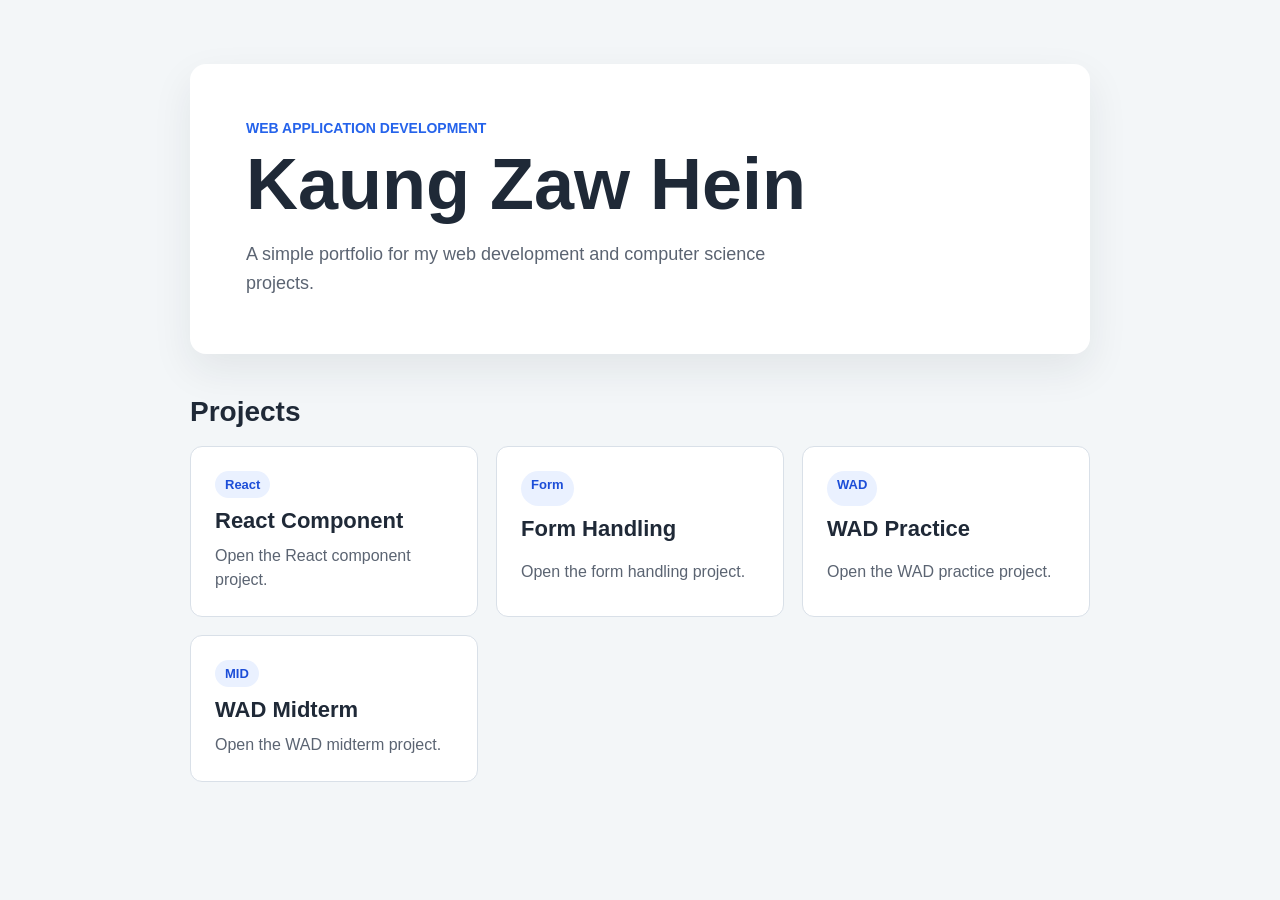
<file: index.html>
<!doctype html>
<html lang="en">
  <head>
    <meta charset="UTF-8" />
    <meta name="viewport" content="width=device-width, initial-scale=1.0" />
    <title>Kaung Zaw Hein | Portfolio</title>
    <link rel="stylesheet" href="styles.css" />
  </head>
  <body>
    <main class="page">
      <header class="hero">
        <p class="eyebrow">Web Application Development</p>
        <h1>Kaung Zaw Hein</h1>
        <p class="intro">
          A simple portfolio for my web development and computer science
          projects.
        </p>
      </header>

      <section class="projects" aria-labelledby="projects-title">
        <h2 id="projects-title">Projects</h2>

        <div class="project-list">
          <a class="project-card" href="React_Component/">
            <span class="project-label">React</span>
            <strong>React Component</strong>
            <span>Open the React component project.</span>
          </a>

          <a class="project-card" href="Form_Hundling/">
            <span class="project-label">Form</span>
            <strong>Form Handling</strong>
            <span>Open the form handling project.</span>
          </a>

          <a class="project-card" href="midterm-item-manager-app/">
            <span class="project-label">WAD</span>
            <strong>WAD Practice</strong>
            <span>Open the WAD practice project.</span>
          </a>

          <a class="project-card" href="midterm-pos-app/">
            <span class="project-label">MID</span>
            <strong>WAD Midterm</strong>
            <span>Open the WAD midterm project.</span>
          </a>
        </div>
      </section>
    </main>
  </body>
</html>
</file>
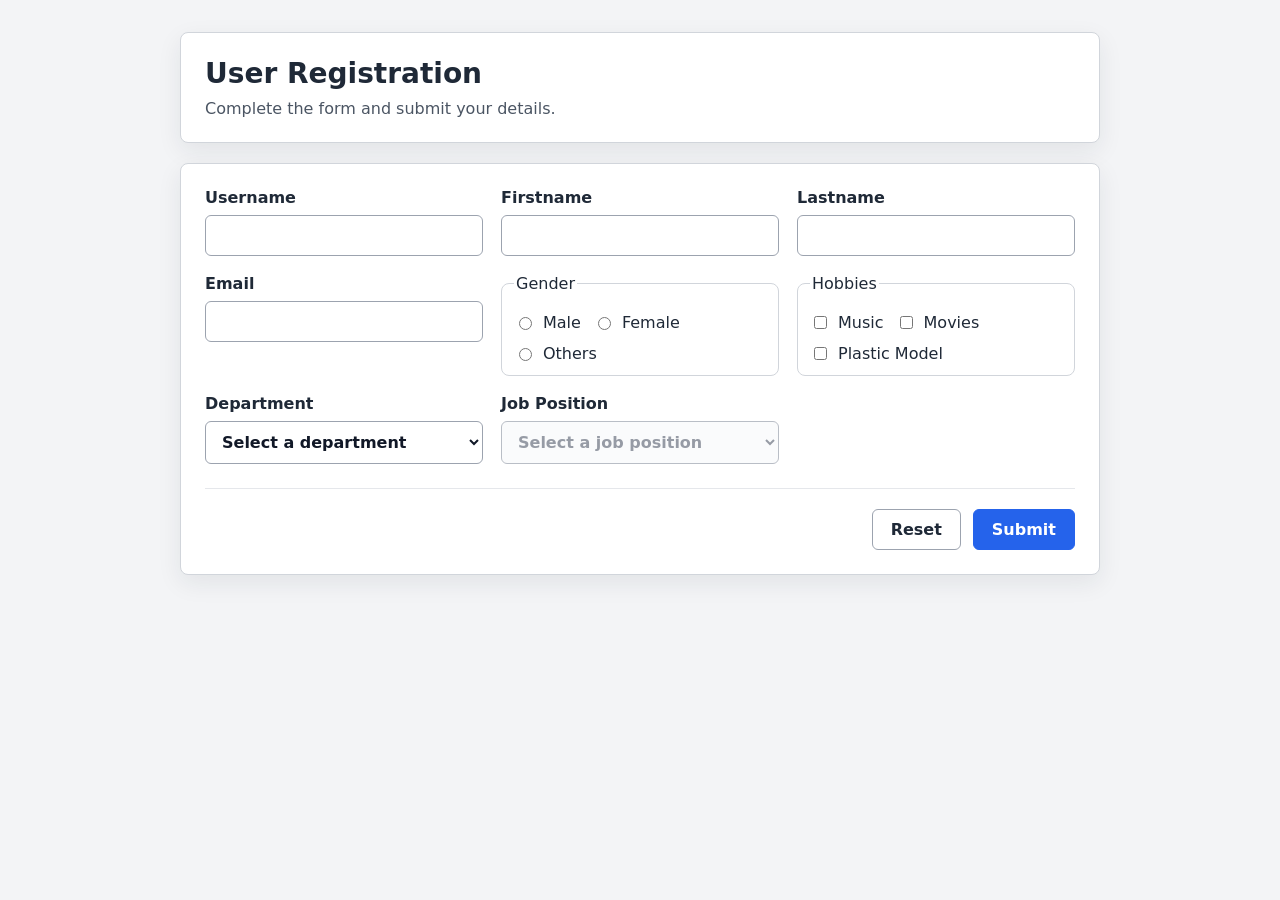
<file: Form_Hundling/index.html>
<!doctype html>
<html lang="en">
  <head>
    <meta charset="UTF-8" />
    <meta name="viewport" content="width=device-width, initial-scale=1.0" />
    <title>User Registration</title>
    <script type="module" crossorigin src="./assets/index-BADRV42D.js"></script>
    <link rel="stylesheet" crossorigin href="./assets/index-CvxfLLUR.css">
  </head>
  <body>
    <div id="root"></div>
  </body>
</html>
</file>
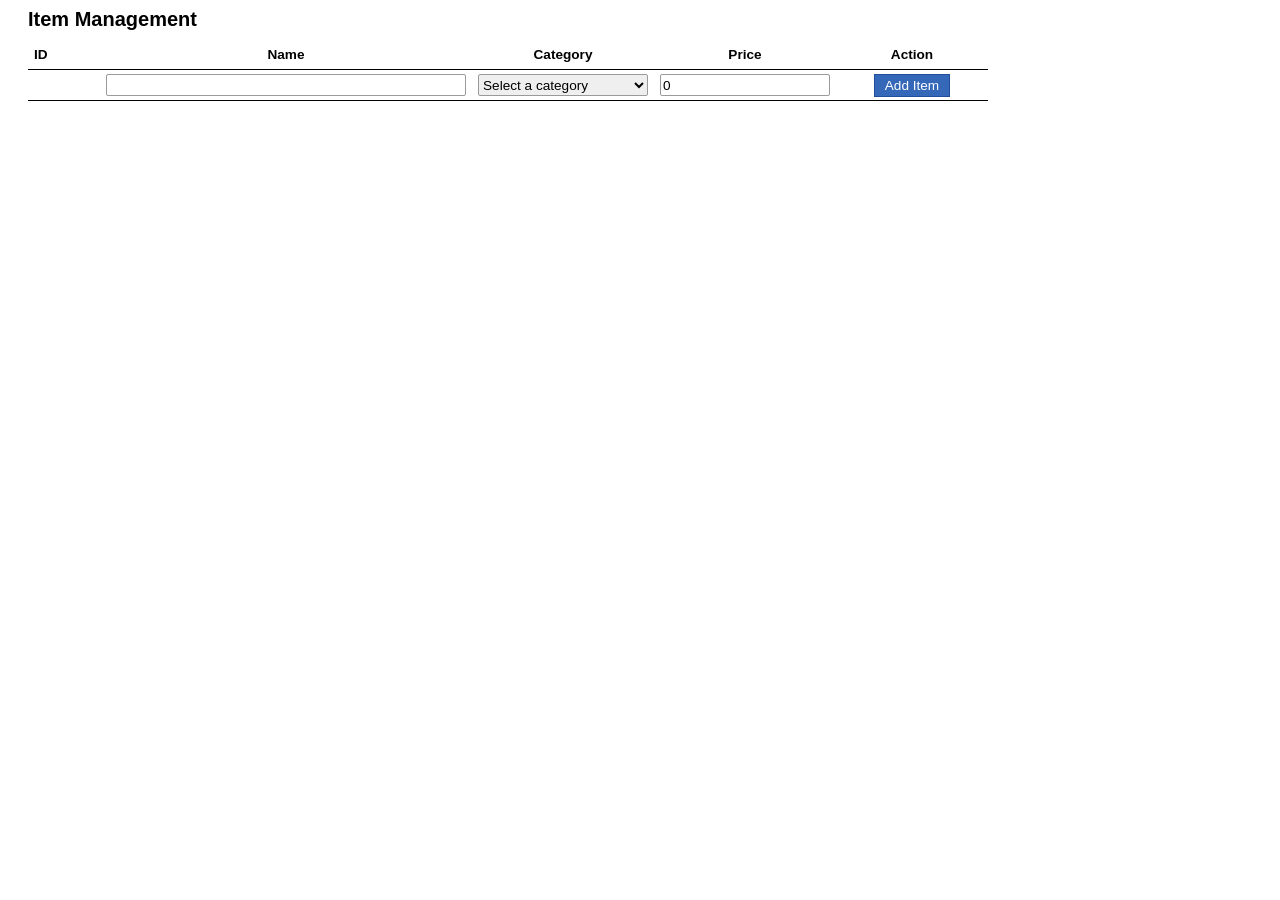
<file: midterm-item-manager-app/index.html>
<!doctype html>
<html lang="en">
  <head>
    <meta charset="UTF-8" />
    <link rel="icon" type="image/svg+xml" href="/midterm-item-manager-app/vite.svg" />
    <meta name="viewport" content="width=device-width, initial-scale=1.0" />
    <title>midterm-item-manager-app</title>
    <script type="module" crossorigin src="/midterm-item-manager-app/assets/index-C9xabxeG.js"></script>
    <link rel="stylesheet" crossorigin href="/midterm-item-manager-app/assets/index-Bnn_fY_p.css">
  </head>
  <body>
    <div id="root"></div>
  </body>
</html>
</file>
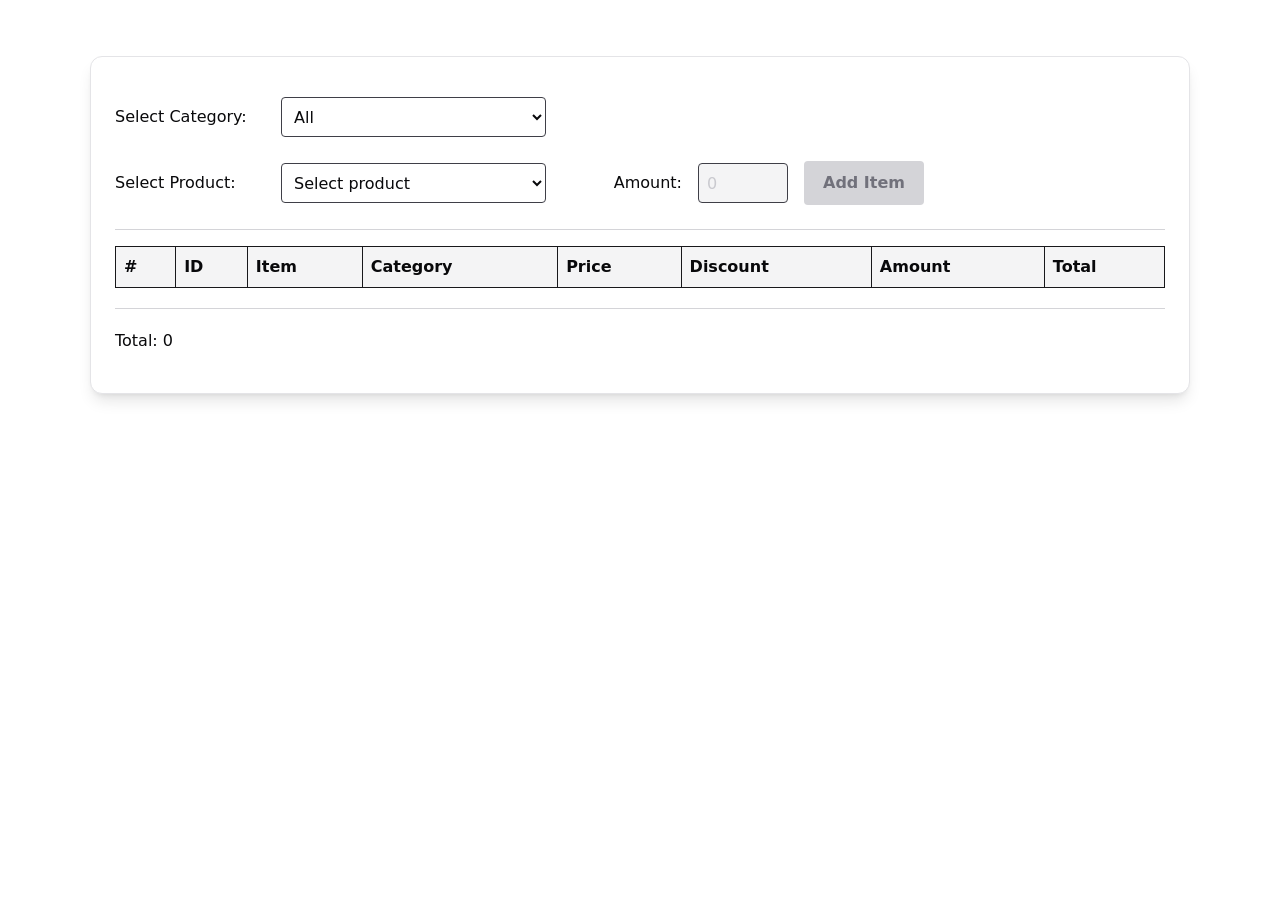
<file: midterm-pos-app/index.html>
<!doctype html>
<html lang="en">
  <head>
    <meta charset="UTF-8" />
    <link rel="icon" type="image/svg+xml" href="/midterm-pos-app/favicon.svg" />
    <meta name="viewport" content="width=device-width, initial-scale=1.0" />
    <title>exam-react</title>
    <script type="module" crossorigin src="/midterm-pos-app/assets/index-BzCQKGPC.js"></script>
    <link rel="stylesheet" crossorigin href="/midterm-pos-app/assets/index-CBNfLazs.css">
  </head>
  <body>
    <div id="root"></div>
  </body>
</html>
</file>
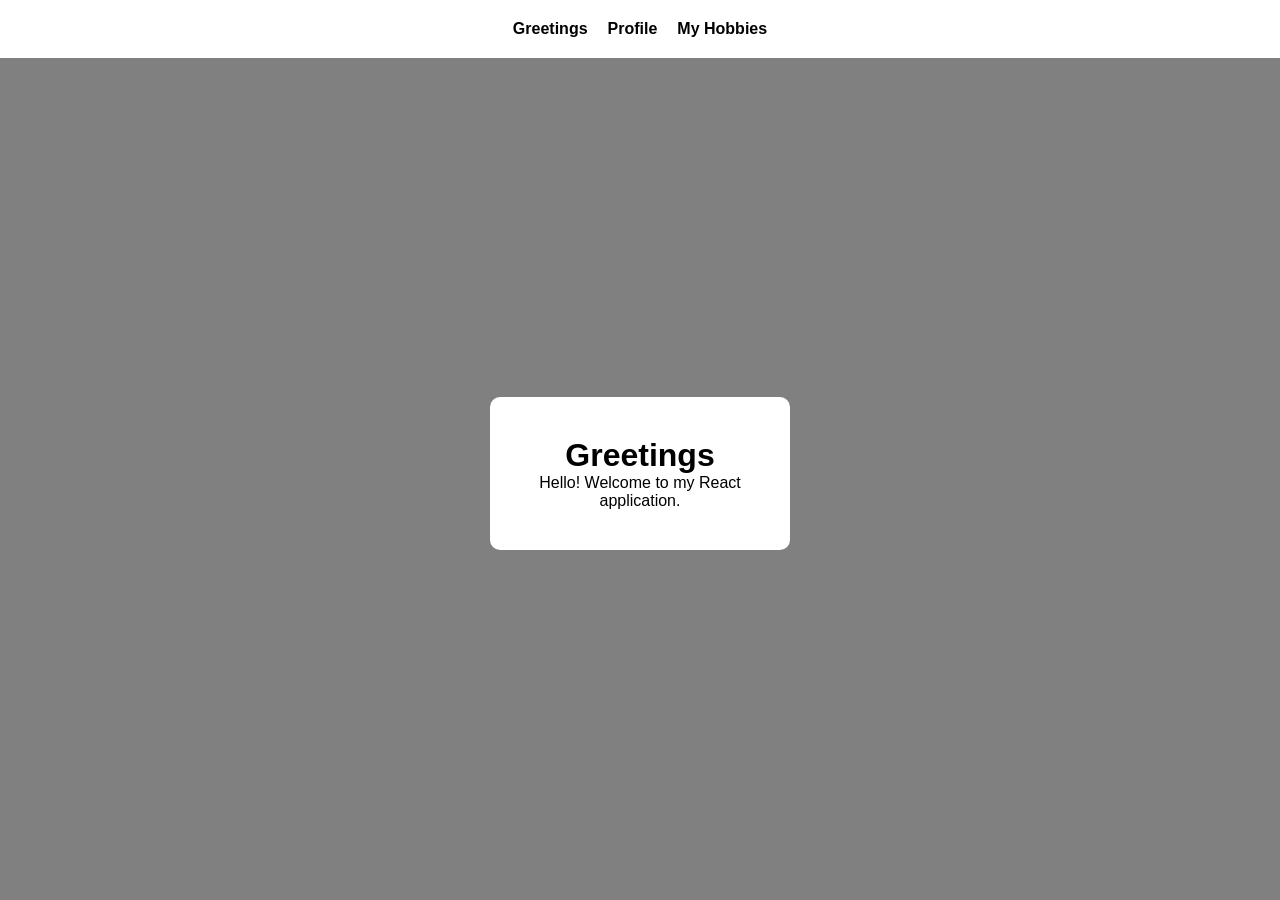
<file: React_Component/index.html>
<!doctype html>
<html lang="en">
  <head>
    <meta charset="UTF-8" />
    <link rel="icon" type="image/svg+xml" href="favicon.svg" />
    <meta name="viewport" content="width=device-width, initial-scale=1.0" />
    <title>react-component</title>
    <script type="module" crossorigin src="assets/index-BQao_R22.js"></script>
    <link rel="stylesheet" crossorigin href="assets/index-mZ34Elv3.css">
  </head>
  <body>
    <div id="root"></div>
  </body>
</html>
</file>
<file: styles.css>
* {
  box-sizing: border-box;
}

body {
  margin: 0;
  min-height: 100vh;
  font-family: Arial, Helvetica, sans-serif;
  color: #1f2937;
  background: #f3f6f8;
}

.page {
  width: min(900px, calc(100% - 32px));
  margin: 0 auto;
  padding: 64px 0;
}

.hero {
  padding: 56px;
  border-radius: 16px;
  background: #ffffff;
  box-shadow: 0 16px 40px rgba(31, 41, 55, 0.08);
}

.eyebrow {
  margin: 0 0 12px;
  color: #2563eb;
  font-size: 14px;
  font-weight: 700;
  text-transform: uppercase;
}

h1 {
  margin: 0;
  font-size: clamp(42px, 8vw, 72px);
  line-height: 1;
}

.intro {
  max-width: 560px;
  margin: 20px 0 0;
  color: #5b6472;
  font-size: 18px;
  line-height: 1.6;
}

.projects {
  margin-top: 42px;
}

h2 {
  margin: 0 0 18px;
  font-size: 28px;
}

.project-list {
  display: grid;
  grid-template-columns: repeat(auto-fit, minmax(240px, 1fr));
  gap: 18px;
}

.project-card {
  display: grid;
  gap: 10px;
  padding: 24px;
  border: 1px solid #d9e0e8;
  border-radius: 12px;
  color: inherit;
  background: #ffffff;
  text-decoration: none;
  transition:
    transform 0.2s ease,
    box-shadow 0.2s ease,
    border-color 0.2s ease;
}

.project-card:hover,
.project-card:focus-visible {
  border-color: #2563eb;
  box-shadow: 0 14px 32px rgba(37, 99, 235, 0.14);
  outline: none;
  transform: translateY(-4px);
}

.project-label {
  width: fit-content;
  padding: 6px 10px;
  border-radius: 999px;
  color: #1d4ed8;
  background: #eaf1ff;
  font-size: 13px;
  font-weight: 700;
}

.project-card strong {
  font-size: 22px;
}

.project-card span:last-child {
  color: #5b6472;
  line-height: 1.5;
}

@media (max-width: 640px) {
  .page {
    width: min(100% - 24px, 900px);
    padding: 28px 0;
  }

  .hero {
    padding: 32px 24px;
  }

  .intro {
    font-size: 16px;
  }
}
</file>
<file: Form_Hundling/assets/index-CvxfLLUR.css>
*{box-sizing:border-box}body{color:#1f2937;background:#f3f4f6;margin:0;font-family:Inter,ui-sans-serif,system-ui,-apple-system,BlinkMacSystemFont,Segoe UI,sans-serif}button,input,select{font:inherit}.registration-page{width:min(920px,100% - 32px);margin:32px auto}.panel{background:#fff;border:1px solid #d1d5db;border-radius:8px;padding:24px;box-shadow:0 8px 24px #1f293714}.panel+.panel,.form-panel{margin-top:20px}.page-title{margin:0 0 8px;font-size:28px;line-height:1.2}.page-subtitle{color:#4b5563;margin:0}.form-grid{grid-template-columns:repeat(auto-fit,minmax(240px,1fr));gap:18px;display:grid}.form-field{flex-direction:column;gap:8px;font-weight:600;display:flex}.form-field input,.form-field select{color:#111827;background:#fff;border:1px solid #9ca3af;border-radius:6px;width:100%;padding:10px 12px}.form-field select:disabled{color:#6b7280;background:#f9fafb}.option-group{border:1px solid #d1d5db;border-radius:8px;margin:0;padding:12px}.option-list{flex-wrap:wrap;gap:12px;margin-top:8px;display:flex}.option{align-items:center;gap:8px;font-weight:500;display:inline-flex}.error{color:#b91c1c;margin:10px 0 0;font-size:14px;font-weight:600}.form-actions{border-top:1px solid #e5e7eb;flex-wrap:wrap;justify-content:flex-end;gap:12px;margin-top:24px;padding-top:20px;display:flex}.button{cursor:pointer;border-radius:6px;padding:10px 18px;font-weight:700}.button-primary{color:#fff;background:#2563eb;border:1px solid #2563eb}.button-secondary{color:#1f2937;background:#fff;border:1px solid #9ca3af}.section-title{margin:0 0 16px;font-size:22px}.summary{grid-template-columns:minmax(120px,180px) 1fr;gap:10px 16px;margin:0;display:grid}.summary dt{font-weight:700}.summary dd{margin:0}@media (width<=560px){.registration-page{width:min(100% - 20px,920px);margin:16px auto}.panel{padding:18px}.form-actions{justify-content:stretch}.button{flex:1}.summary{grid-template-columns:1fr;gap:4px}}
</file>
<file: midterm-item-manager-app/assets/index-Bnn_fY_p.css>
body{font-family:Arial,Helvetica,sans-serif}:root{font-family:Arial,Helvetica,sans-serif;padding-left:20px}#data-area{margin-top:8px}.item-table{border-collapse:collapse;text-align:left;width:900px;table-layout:fixed;font-size:.85rem}.item-table th,.item-table td{border-bottom:1px solid black;padding:3px 6px;height:24px;vertical-align:middle}#h1{font-size:1.25rem;font-weight:600}#col-item-id{width:60px}#col-item-name{width:360px;text-align:center}#col-item-category,.category-cell,#col-item-price{width:170px;text-align:center}#col-item-action,.action-cell{width:140px;text-align:center}.category-icon{display:inline-block;width:18px;height:18px;object-fit:contain;vertical-align:middle}.delete-button{border:0;background:transparent;cursor:pointer;padding:2px;line-height:0}.delete-icon{width:18px;height:18px}.item-input,.category-select,.price-input{box-sizing:border-box;width:100%;height:22px;border:1px solid #9a9a9a;border-radius:2px;font:inherit}.add-button{border:1px solid #224f9a;background:#3568b8;color:#fff;cursor:pointer;font:inherit;padding:3px 10px}#error-message{min-height:18px;margin-top:8px;color:red;font-size:.8rem}
</file>
<file: React_Component/assets/index-mZ34Elv3.css>
*{box-sizing:border-box;margin:0;padding:0}body{background:gray;font-family:Arial,sans-serif}.navbar{background:#fff;justify-content:center;gap:20px;padding:20px;display:flex}.navbar a{color:#000;font-weight:700;text-decoration:none}.content-area{justify-content:center;align-items:center;height:calc(100vh - 70px);display:flex}.card{text-align:center;background:#fff;border-radius:10px;width:300px;padding:40px}
</file>
<file: midterm-pos-app/assets/index-CBNfLazs.css>
/*! tailwindcss v4.3.1 | MIT License | https://tailwindcss.com */
@layer properties{@supports (((-webkit-hyphens:none)) and (not (margin-trim:inline))) or ((-moz-orient:inline) and (not (color:rgb(from red r g b)))){*,:before,:after,::backdrop{--tw-rotate-x:initial;--tw-rotate-y:initial;--tw-rotate-z:initial;--tw-skew-x:initial;--tw-skew-y:initial;--tw-border-style:solid;--tw-font-weight:initial;--tw-shadow:0 0 #0000;--tw-shadow-color:initial;--tw-shadow-alpha:100%;--tw-inset-shadow:0 0 #0000;--tw-inset-shadow-color:initial;--tw-inset-shadow-alpha:100%;--tw-ring-color:initial;--tw-ring-shadow:0 0 #0000;--tw-inset-ring-color:initial;--tw-inset-ring-shadow:0 0 #0000;--tw-ring-inset:initial;--tw-ring-offset-width:0px;--tw-ring-offset-color:#fff;--tw-ring-offset-shadow:0 0 #0000;--tw-blur:initial;--tw-brightness:initial;--tw-contrast:initial;--tw-grayscale:initial;--tw-hue-rotate:initial;--tw-invert:initial;--tw-opacity:initial;--tw-saturate:initial;--tw-sepia:initial;--tw-drop-shadow:initial;--tw-drop-shadow-color:initial;--tw-drop-shadow-alpha:100%;--tw-drop-shadow-size:initial}}}@layer theme{:root,:host{--font-sans:ui-sans-serif, system-ui, sans-serif, "Apple Color Emoji", "Segoe UI Emoji", "Segoe UI Symbol", "Noto Color Emoji";--font-mono:ui-monospace, SFMono-Regular, Menlo, Monaco, Consolas, "Liberation Mono", "Courier New", monospace;--color-red-500:oklch(63.7% .237 25.331);--color-blue-500:oklch(62.3% .214 259.815);--color-blue-600:oklch(54.6% .245 262.881);--color-zinc-100:oklch(96.7% .001 286.375);--color-zinc-200:oklch(92% .004 286.32);--color-zinc-300:oklch(87.1% .006 286.286);--color-zinc-400:oklch(70.5% .015 286.067);--color-zinc-500:oklch(55.2% .016 285.938);--color-zinc-700:oklch(37% .013 285.805);--color-zinc-900:oklch(21% .006 285.885);--color-zinc-950:oklch(14.1% .005 285.823);--color-white:#fff;--spacing:.25rem;--text-base:1rem;--text-base--line-height:calc(1.5 / 1);--font-weight-medium:500;--font-weight-bold:700;--radius-xl:.75rem;--default-font-family:var(--font-sans);--default-mono-font-family:var(--font-mono)}}@layer base{*,:after,:before,::backdrop{box-sizing:border-box;border:0 solid;margin:0;padding:0}::file-selector-button{box-sizing:border-box;border:0 solid;margin:0;padding:0}html,:host{-webkit-text-size-adjust:100%;tab-size:4;line-height:1.5;font-family:var(--default-font-family,ui-sans-serif, system-ui, sans-serif, "Apple Color Emoji", "Segoe UI Emoji", "Segoe UI Symbol", "Noto Color Emoji");font-feature-settings:var(--default-font-feature-settings,normal);font-variation-settings:var(--default-font-variation-settings,normal);-webkit-tap-highlight-color:transparent}hr{height:0;color:inherit;border-top-width:1px}abbr:where([title]){-webkit-text-decoration:underline dotted;text-decoration:underline dotted}h1,h2,h3,h4,h5,h6{font-size:inherit;font-weight:inherit}a{color:inherit;-webkit-text-decoration:inherit;-webkit-text-decoration:inherit;-webkit-text-decoration:inherit;-webkit-text-decoration:inherit;text-decoration:inherit}b,strong{font-weight:bolder}code,kbd,samp,pre{font-family:var(--default-mono-font-family,ui-monospace, SFMono-Regular, Menlo, Monaco, Consolas, "Liberation Mono", "Courier New", monospace);font-feature-settings:var(--default-mono-font-feature-settings,normal);font-variation-settings:var(--default-mono-font-variation-settings,normal);font-size:1em}small{font-size:80%}sub,sup{vertical-align:baseline;font-size:75%;line-height:0;position:relative}sub{bottom:-.25em}sup{top:-.5em}table{text-indent:0;border-color:inherit;border-collapse:collapse}:-moz-focusring{outline:auto}progress{vertical-align:baseline}summary{display:list-item}ol,ul,menu{list-style:none}img,svg,video,canvas,audio,iframe,embed,object{vertical-align:middle;display:block}img,video{max-width:100%;height:auto}button,input,select,optgroup,textarea{font:inherit;font-feature-settings:inherit;font-variation-settings:inherit;letter-spacing:inherit;color:inherit;opacity:1;background-color:#0000;border-radius:0}::file-selector-button{font:inherit;font-feature-settings:inherit;font-variation-settings:inherit;letter-spacing:inherit;color:inherit;opacity:1;background-color:#0000;border-radius:0}:where(select:is([multiple],[size])) optgroup{font-weight:bolder}:where(select:is([multiple],[size])) optgroup option{padding-inline-start:20px}::file-selector-button{margin-inline-end:4px}::placeholder{opacity:1}@supports (not ((-webkit-appearance:-apple-pay-button))) or (contain-intrinsic-size:1px){::placeholder{color:currentColor}@supports (color:color-mix(in lab, red, red)){::placeholder{color:color-mix(in oklab, currentcolor 50%, transparent)}}}textarea{resize:vertical}::-webkit-search-decoration{-webkit-appearance:none}::-webkit-date-and-time-value{min-height:1lh;text-align:inherit}::-webkit-datetime-edit{display:inline-flex}::-webkit-datetime-edit-fields-wrapper{padding:0}::-webkit-datetime-edit{padding-block:0}::-webkit-datetime-edit-year-field{padding-block:0}::-webkit-datetime-edit-month-field{padding-block:0}::-webkit-datetime-edit-day-field{padding-block:0}::-webkit-datetime-edit-hour-field{padding-block:0}::-webkit-datetime-edit-minute-field{padding-block:0}::-webkit-datetime-edit-second-field{padding-block:0}::-webkit-datetime-edit-millisecond-field{padding-block:0}::-webkit-datetime-edit-meridiem-field{padding-block:0}::-webkit-calendar-picker-indicator{line-height:1}:-moz-ui-invalid{box-shadow:none}button,input:where([type=button],[type=reset],[type=submit]){appearance:button}::file-selector-button{appearance:button}::-webkit-inner-spin-button{height:auto}::-webkit-outer-spin-button{height:auto}[hidden]:where(:not([hidden=until-found])){display:none!important}}@layer components;@layer utilities{.mx-auto{margin-inline:auto}.mt-5{margin-top:calc(var(--spacing) * 5)}.mb-6{margin-bottom:calc(var(--spacing) * 6)}.grid{display:grid}.h-5{height:calc(var(--spacing) * 5)}.h-10{height:calc(var(--spacing) * 10)}.h-11{height:calc(var(--spacing) * 11)}.min-h-screen{min-height:100vh}.w-5{width:calc(var(--spacing) * 5)}.w-full{width:100%}.max-w-\[1100px\]{max-width:1100px}.min-w-\[900px\]{min-width:900px}.border-collapse{border-collapse:collapse}.transform{transform:var(--tw-rotate-x,) var(--tw-rotate-y,) var(--tw-rotate-z,) var(--tw-skew-x,) var(--tw-skew-y,)}.items-center{align-items:center}.gap-4{gap:calc(var(--spacing) * 4)}.gap-6{gap:calc(var(--spacing) * 6)}.overflow-x-auto{overflow-x:auto}.rounded{border-radius:.25rem}.rounded-xl{border-radius:var(--radius-xl)}.border{border-style:var(--tw-border-style);border-width:1px}.border-t{border-top-style:var(--tw-border-style);border-top-width:1px}.border-zinc-200{border-color:var(--color-zinc-200)}.border-zinc-300{border-color:var(--color-zinc-300)}.border-zinc-700{border-color:var(--color-zinc-700)}.border-zinc-900{border-color:var(--color-zinc-900)}.bg-blue-500{background-color:var(--color-blue-500)}.bg-white{background-color:var(--color-white)}.bg-zinc-100{background-color:var(--color-zinc-100)}.px-2{padding-inline:calc(var(--spacing) * 2)}.px-4{padding-inline:calc(var(--spacing) * 4)}.px-5{padding-inline:calc(var(--spacing) * 5)}.px-6{padding-inline:calc(var(--spacing) * 6)}.py-2{padding-block:calc(var(--spacing) * 2)}.py-10{padding-block:calc(var(--spacing) * 10)}.py-14{padding-block:calc(var(--spacing) * 14)}.pt-4{padding-top:calc(var(--spacing) * 4)}.pt-5{padding-top:calc(var(--spacing) * 5)}.text-left{text-align:left}.text-base{font-size:var(--text-base);line-height:var(--tw-leading,var(--text-base--line-height))}.font-bold{--tw-font-weight:var(--font-weight-bold);font-weight:var(--font-weight-bold)}.font-medium{--tw-font-weight:var(--font-weight-medium);font-weight:var(--font-weight-medium)}.text-blue-600{color:var(--color-blue-600)}.text-red-500{color:var(--color-red-500)}.text-white{color:var(--color-white)}.text-zinc-950{color:var(--color-zinc-950)}.shadow-lg{--tw-shadow:0 10px 15px -3px var(--tw-shadow-color,#0000001a), 0 4px 6px -4px var(--tw-shadow-color,#0000001a);box-shadow:var(--tw-inset-shadow), var(--tw-inset-ring-shadow), var(--tw-ring-offset-shadow), var(--tw-ring-shadow), var(--tw-shadow)}.filter{filter:var(--tw-blur,) var(--tw-brightness,) var(--tw-contrast,) var(--tw-grayscale,) var(--tw-hue-rotate,) var(--tw-invert,) var(--tw-saturate,) var(--tw-sepia,) var(--tw-drop-shadow,)}.outline-none{--tw-outline-style:none;outline-style:none}@media (hover:hover){.hover\:bg-blue-600:hover{background-color:var(--color-blue-600)}}.focus\:border-blue-600:focus{border-color:var(--color-blue-600)}.disabled\:cursor-not-allowed:disabled{cursor:not-allowed}.disabled\:bg-zinc-100:disabled{background-color:var(--color-zinc-100)}.disabled\:bg-zinc-300:disabled{background-color:var(--color-zinc-300)}.disabled\:text-zinc-400:disabled{color:var(--color-zinc-400)}.disabled\:text-zinc-500:disabled{color:var(--color-zinc-500)}@media (width>=48rem){.md\:grid-cols-\[150px_265px_120px_90px_120px_1fr\]{grid-template-columns:150px 265px 120px 90px 120px 1fr}.md\:text-right{text-align:right}}}@property --tw-rotate-x{syntax:"*";inherits:false}@property --tw-rotate-y{syntax:"*";inherits:false}@property --tw-rotate-z{syntax:"*";inherits:false}@property --tw-skew-x{syntax:"*";inherits:false}@property --tw-skew-y{syntax:"*";inherits:false}@property --tw-border-style{syntax:"*";inherits:false;initial-value:solid}@property --tw-font-weight{syntax:"*";inherits:false}@property --tw-shadow{syntax:"*";inherits:false;initial-value:0 0 #0000}@property --tw-shadow-color{syntax:"*";inherits:false}@property --tw-shadow-alpha{syntax:"<percentage>";inherits:false;initial-value:100%}@property --tw-inset-shadow{syntax:"*";inherits:false;initial-value:0 0 #0000}@property --tw-inset-shadow-color{syntax:"*";inherits:false}@property --tw-inset-shadow-alpha{syntax:"<percentage>";inherits:false;initial-value:100%}@property --tw-ring-color{syntax:"*";inherits:false}@property --tw-ring-shadow{syntax:"*";inherits:false;initial-value:0 0 #0000}@property --tw-inset-ring-color{syntax:"*";inherits:false}@property --tw-inset-ring-shadow{syntax:"*";inherits:false;initial-value:0 0 #0000}@property --tw-ring-inset{syntax:"*";inherits:false}@property --tw-ring-offset-width{syntax:"<length>";inherits:false;initial-value:0}@property --tw-ring-offset-color{syntax:"*";inherits:false;initial-value:#fff}@property --tw-ring-offset-shadow{syntax:"*";inherits:false;initial-value:0 0 #0000}@property --tw-blur{syntax:"*";inherits:false}@property --tw-brightness{syntax:"*";inherits:false}@property --tw-contrast{syntax:"*";inherits:false}@property --tw-grayscale{syntax:"*";inherits:false}@property --tw-hue-rotate{syntax:"*";inherits:false}@property --tw-invert{syntax:"*";inherits:false}@property --tw-opacity{syntax:"*";inherits:false}@property --tw-saturate{syntax:"*";inherits:false}@property --tw-sepia{syntax:"*";inherits:false}@property --tw-drop-shadow{syntax:"*";inherits:false}@property --tw-drop-shadow-color{syntax:"*";inherits:false}@property --tw-drop-shadow-alpha{syntax:"<percentage>";inherits:false;initial-value:100%}@property --tw-drop-shadow-size{syntax:"*";inherits:false}
</file>
